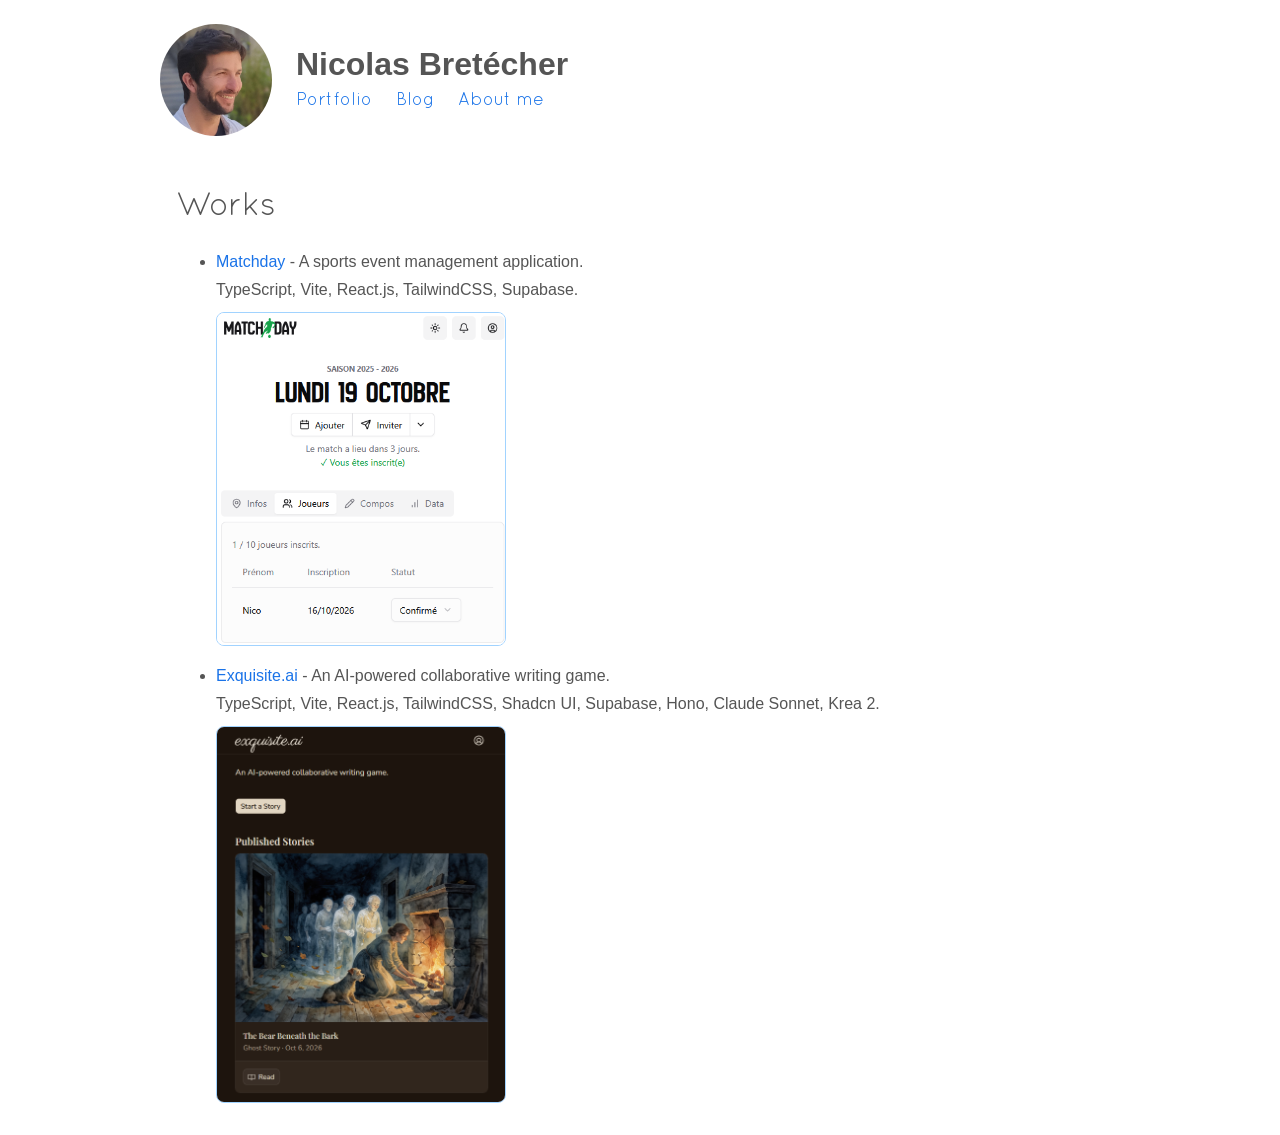
<file: index.html>
<!DOCTYPE html>

<html>

<head>
  <title>Portfolio — Nicolas Bretécher</title>
  <meta name="viewport" content="width=device-width, initial-scale=1" />
  <link rel="stylesheet" href="styles.css" />
</head>

<body>
  <header>
    <div class="profile-picture-container">
      <img src="images/profile.jpg" alt="Profile Picture" />
    </div>
    <div>
      <h1>Nicolas Bretécher</h1>
      <nav>
        <a href="index.html">Portfolio</a>
        <a href="blog.html">Blog</a>
        <a href="about.html">About me</a>
      </nav>
    </div>
  </header>

  <main>
    <section id="projects">
      <h2>Works</h2>
      <ul>
        <li>
          <a href="https://www.matchday-app.com">Matchday</a> - A sports
          event management application.
          <br>
          TypeScript, Vite, React.js, TailwindCSS, Supabase.
          <img class="project-screenshot" src="images/matchday.png" alt="Matchday App screenshot" />
        </li>
        <li>
          <a href="https://exquisitecorpse-jade.vercel.app/">Exquisite.ai</a> - An AI-powered collaborative writing
          game.
          <br>TypeScript, Vite, React.js, TailwindCSS, Shadcn UI, Supabase, Hono, Claude Sonnet, Krea 2.

          <img class="project-screenshot" src="images/exquisite.png" alt="Exquisite.ai screenshot" />
        </li>
      </ul>
    </section>
  </main>
</body>

</html>
</file>
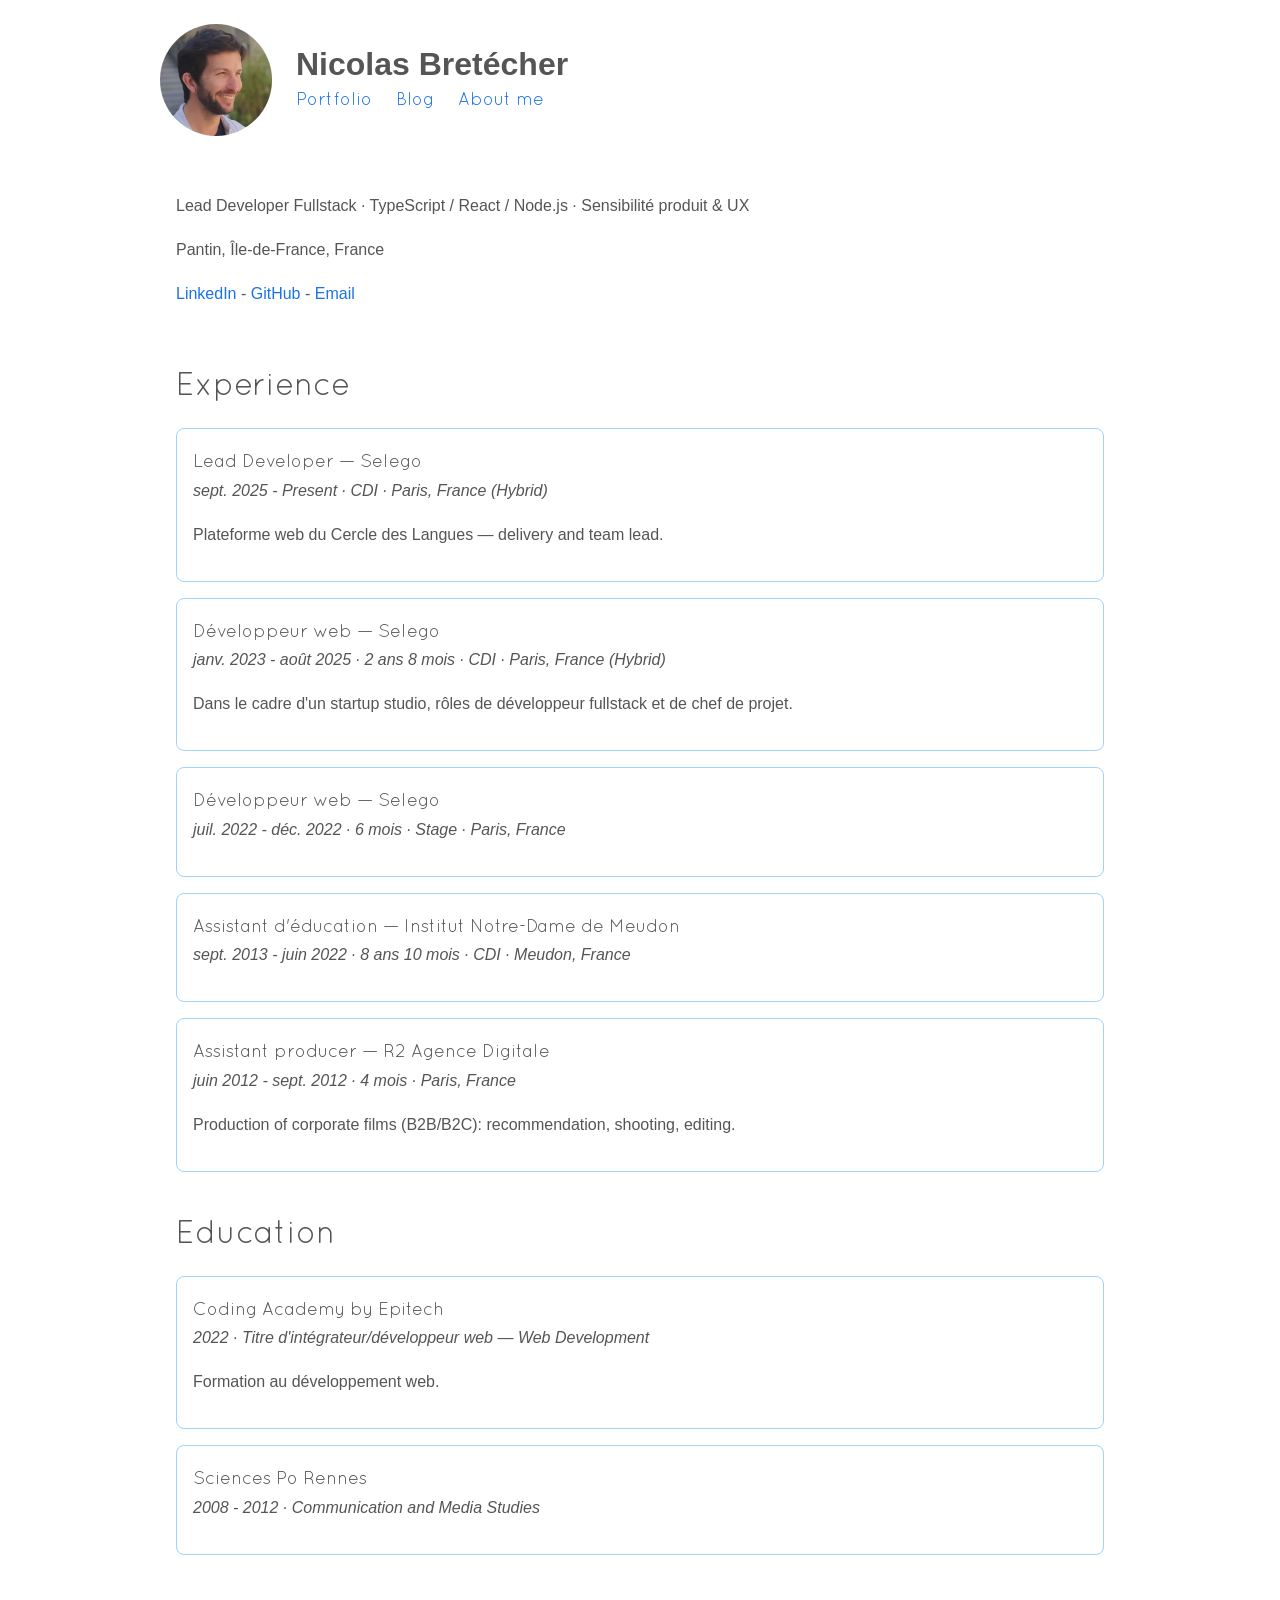
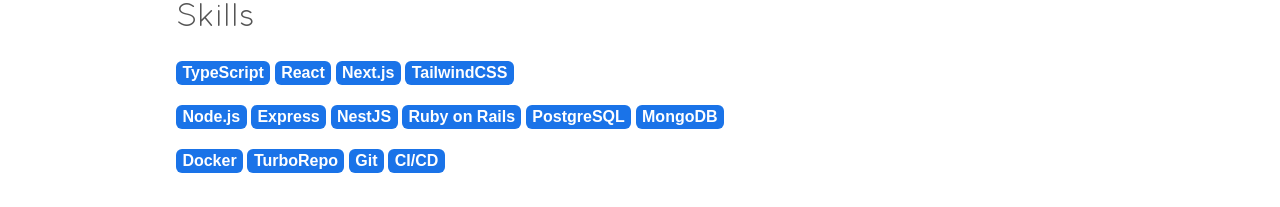
<file: about.html>
<!DOCTYPE html>

<html>

<head>
  <title>About me — Nicolas Bretécher</title>
  <meta name="viewport" content="width=device-width, initial-scale=1" />
  <link rel="stylesheet" href="styles.css" />
</head>

<body>
  <header>
    <div class="profile-picture-container">
      <img src="images/profile.jpg" alt="Profile Picture" />
    </div>
    <div>
      <h1>Nicolas Bretécher</h1>
      <nav>
        <a href="index.html">Portfolio</a>
        <a href="blog.html">Blog</a>
        <a href="about.html">About me</a>
      </nav>
    </div>
  </header>

  <main>
    <section id="about">
      <p>Lead Developer Fullstack · TypeScript / React / Node.js · Sensibilité produit &amp; UX</p>
      <p>Pantin, Île-de-France, France</p>
      <p>
        <a href="https://www.linkedin.com/in/nicolas-bretecher-dev/" target="_blank"
          rel="noopener noreferrer">LinkedIn</a>
        -
        <a href="https://github.com/nicobret" target="_blank" rel="noopener noreferrer">GitHub</a>
        -
        <a href="mailto:nicolas.bretecher@proton.me">Email</a>
      </p>
    </section>

    <section id="experience">
      <h2>Experience</h2>

      <article class="card">
        <h3>Lead Developer — Selego</h3>
        <p class="card-subtitle">sept. 2025 - Present · CDI · Paris, France (Hybrid)</p>
        <p>Plateforme web du Cercle des Langues — delivery and team lead.</p>
      </article>

      <article class="card">
        <h3>Développeur web — Selego</h3>
        <p class="card-subtitle">janv. 2023 - août 2025 · 2 ans 8 mois · CDI · Paris, France (Hybrid)</p>
        <p>Dans le cadre d'un startup studio, rôles de développeur fullstack et de chef de projet.</p>
      </article>

      <article class="card">
        <h3>Développeur web — Selego</h3>
        <p class="card-subtitle">juil. 2022 - déc. 2022 · 6 mois · Stage · Paris, France</p>
      </article>

      <article class="card">
        <h3>Assistant d'éducation — Institut Notre-Dame de Meudon</h3>
        <p class="card-subtitle">sept. 2013 - juin 2022 · 8 ans 10 mois · CDI · Meudon, France</p>
      </article>

      <article class="card">
        <h3>Assistant producer — R2 Agence Digitale</h3>
        <p class="card-subtitle">juin 2012 - sept. 2012 · 4 mois · Paris, France</p>
        <p>Production of corporate films (B2B/B2C): recommendation, shooting, editing.</p>
      </article>
    </section>

    <section id="education">
      <h2>Education</h2>

      <article class="card">
        <h3>Coding Academy by Epitech</h3>
        <p class="card-subtitle">2022 · Titre d'intégrateur/développeur web — Web Development</p>
        <p>Formation au développement web.</p>
      </article>

      <article class="card">
        <h3>Sciences Po Rennes</h3>
        <p class="card-subtitle">2008 - 2012 · Communication and Media Studies</p>
      </article>
    </section>

    <section id="skills">
      <h2>Skills</h2>
      <p>
        <span class="badge">TypeScript</span>
        <span class="badge">React</span>
        <span class="badge">Next.js</span>
        <span class="badge">TailwindCSS</span>
      </p>
      <p>
        <span class="badge">Node.js</span>
        <span class="badge">Express</span>
        <span class="badge">NestJS</span>
        <span class="badge">Ruby on Rails</span>
        <span class="badge">PostgreSQL</span>
        <span class="badge">MongoDB</span>
      </p>
      <p>
        <span class="badge">Docker</span>
        <span class="badge">TurboRepo</span>
        <span class="badge">Git</span>
        <span class="badge">CI/CD</span>
      </p>
    </section>
  </main>
</body>

</html>
</file>
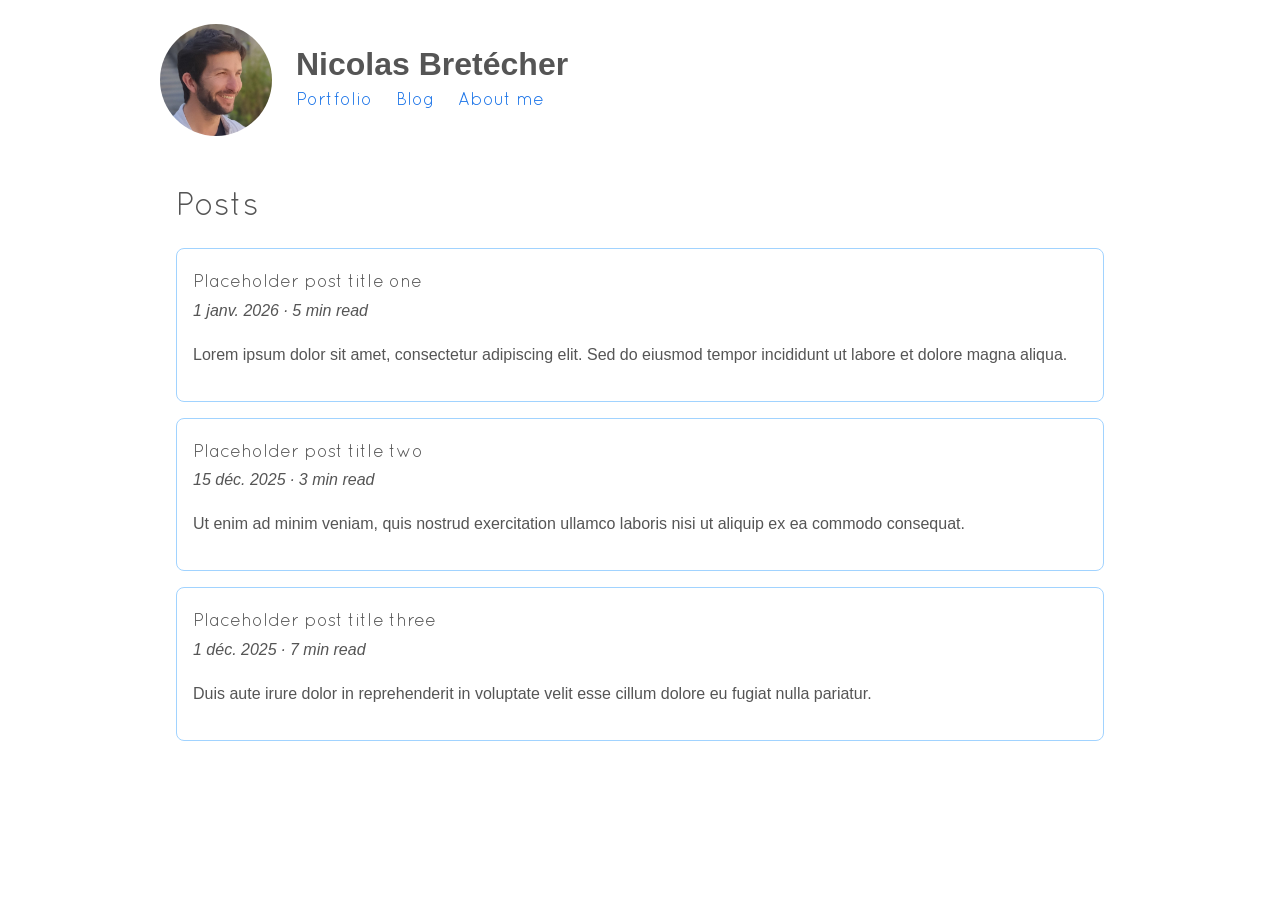
<file: blog.html>
<!DOCTYPE html>

<html>

<head>
  <title>Blog — Nicolas Bretécher</title>
  <meta name="viewport" content="width=device-width, initial-scale=1" />
  <link rel="stylesheet" href="styles.css" />
</head>

<body>
  <header>
    <div class="profile-picture-container">
      <img src="images/profile.jpg" alt="Profile Picture" />
    </div>
    <div>
      <h1>Nicolas Bretécher</h1>
      <nav>
        <a href="index.html">Portfolio</a>
        <a href="blog.html">Blog</a>
        <a href="about.html">About me</a>
      </nav>
    </div>
  </header>

  <main>
    <section id="posts">
      <h2>Posts</h2>

      <article class="card">
        <h3>Placeholder post title one</h3>
        <p class="card-subtitle">1 janv. 2026 · 5 min read</p>
        <p>Lorem ipsum dolor sit amet, consectetur adipiscing elit. Sed do eiusmod tempor incididunt ut labore et
          dolore magna aliqua.</p>
      </article>

      <article class="card">
        <h3>Placeholder post title two</h3>
        <p class="card-subtitle">15 déc. 2025 · 3 min read</p>
        <p>Ut enim ad minim veniam, quis nostrud exercitation ullamco laboris nisi ut aliquip ex ea commodo
          consequat.</p>
      </article>

      <article class="card">
        <h3>Placeholder post title three</h3>
        <p class="card-subtitle">1 déc. 2025 · 7 min read</p>
        <p>Duis aute irure dolor in reprehenderit in voluptate velit esse cillum dolore eu fugiat nulla pariatur.</p>
      </article>
    </section>
  </main>
</body>

</html>
</file>
<file: styles.css>
@font-face {
  font-family: "Quicksand";
  src: url("fonts/Quicksand-Bold.woff2") format("woff2"),
    url("fonts/Quicksand-Bold.woff") format("woff");
  font-weight: bold;
  font-style: normal;
  font-display: swap;
}

@font-face {
  font-family: "Quicksand";
  src: url("fonts/Quicksand-Regular.woff2") format("woff2"),
    url("fonts/Quicksand-Regular.woff") format("woff");
  font-weight: normal;
  font-style: normal;
  font-display: swap;
}

@font-face {
  font-family: "Quicksand";
  src: url("fonts/Quicksand-Light.woff2") format("woff2"),
    url("fonts/Quicksand-Light.woff") format("woff");
  font-weight: 300;
  font-style: normal;
  font-display: swap;
}

body {
  font-family: "Segoe UI", Tahoma, Geneva, Verdana, sans-serif;
  line-height: 1.75;
  color: #555;
}

a {
  color: #1a73e8;
  text-decoration: none;
}
a:hover {
  text-decoration: underline;
}

.badge {
  display: inline-block;
  padding: 0.25em 0.4em;
  /* font-size: 75%; */
  font-weight: bold;
  line-height: 1;
  text-align: center;
  white-space: nowrap;
  vertical-align: baseline;
  border-radius: 0.375rem;
  color: #fff;
  background-color: #1a73e8;
}

main {
  max-width: 60rem;
  margin: auto;
  /* padding: 1rem; */
}

header {
  display: flex;
  max-width: 60rem;
  margin: auto;
  padding: 1rem;
  align-items: center;
  gap: 1.5rem;
}

header h1 {
  margin: 0;
  line-height: 1.2;
}

nav {
  display: flex;
  gap: 1.5rem;
  font-family: "Quicksand", sans-serif;
  font-size: large;
}

.profile-picture-container {
  border-radius: 100%;
  overflow: hidden;
  height: 7rem;
  width: 7rem;
  flex-shrink: 0;
}

.profile-picture-container img {
  overflow: hidden;
  height: 100%;
  width: 100%;
  object-fit: contain;
}

section {
  border-radius: 0.5rem;
  margin-top: 1rem;
  padding: 0.5rem 1rem;
  transition: background-color 300ms ease;
}

section:hover {
  background-color: rgba(240, 248, 255, 0.5);
}

h2 {
  margin: 0;
  font-family: "Quicksand", sans-serif;
  font-size: 2rem;
  font-weight: normal;
}

h3 {
  margin: 0;
  font-family: "Quicksand", sans-serif;
  font-size: large;
  font-weight: normal;
}

.project-screenshot {
  display: block;
  width: 100%;
  max-width: 18rem;
  margin: 0.5rem 0 1rem;
  border: 1px solid rgb(161, 211, 255);
  border-radius: 0.5rem;
}

.card {
  margin-top: 1rem;
  padding: 1rem;
  background-color: white;
  border-radius: 0.5rem;
  border: 1px solid rgb(161, 211, 255);
}

.card-subtitle {
  color: #555;
  font-style: italic;
  margin-top: 0;
}
</file>
